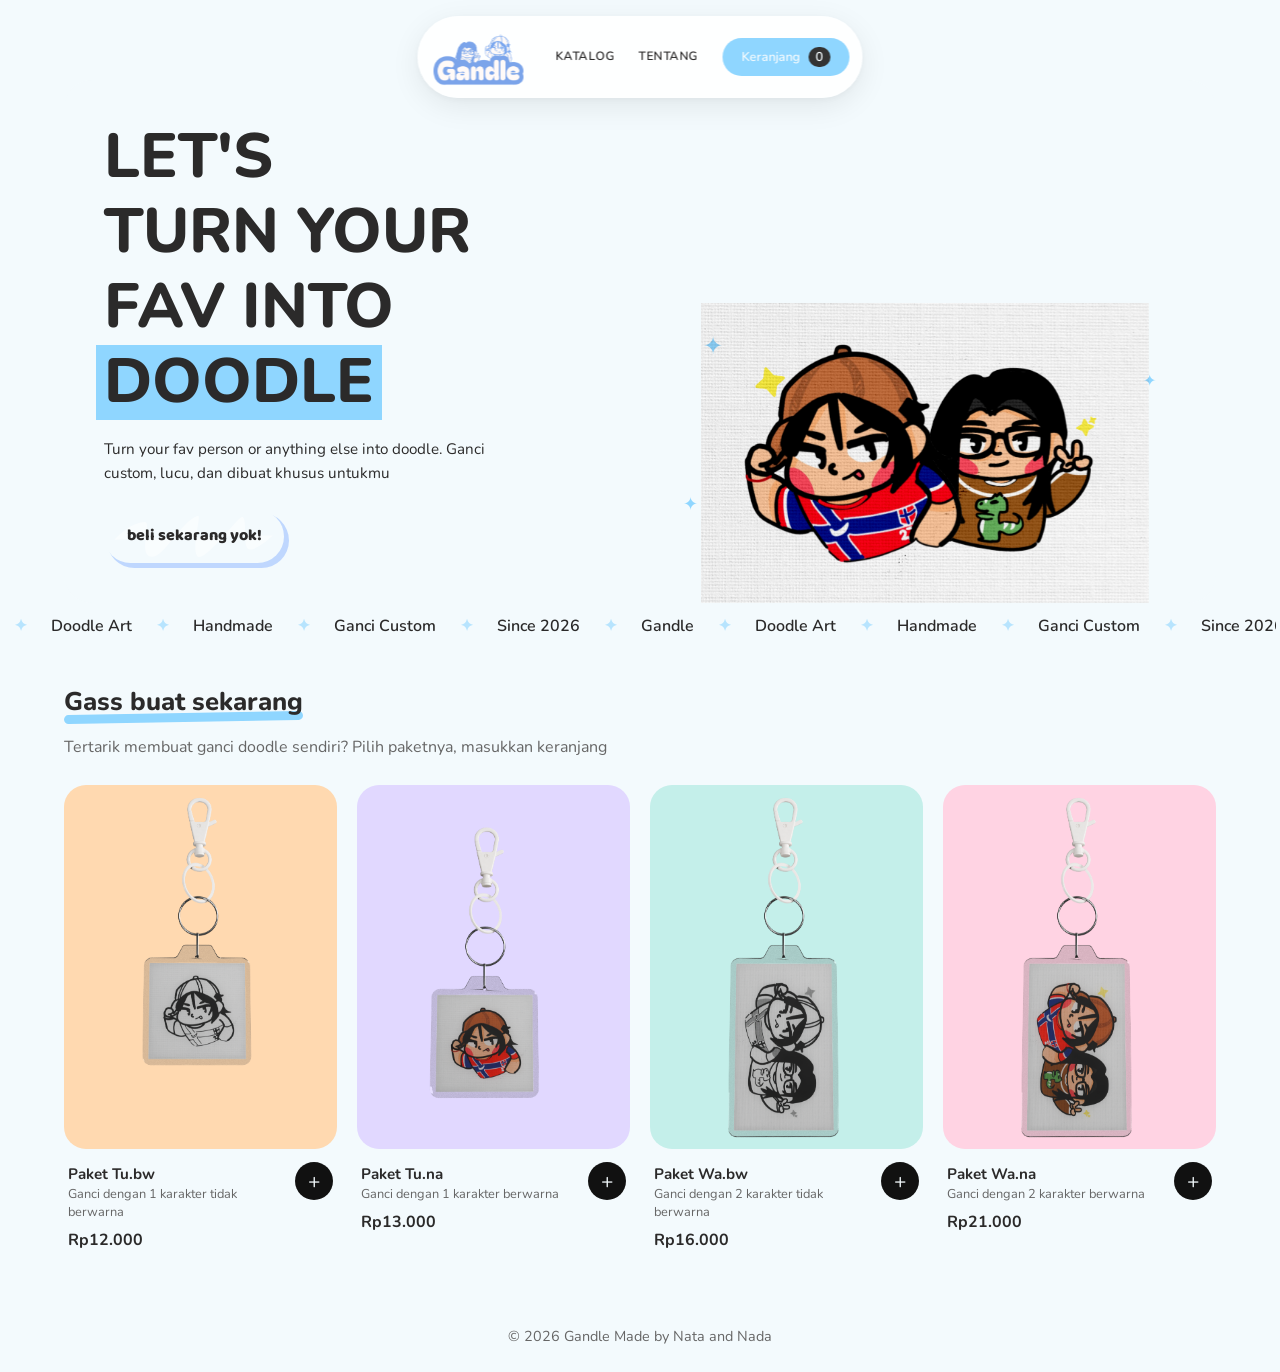
<file: index.html>
<!DOCTYPE html>
<html lang="id">

<head>
    <meta charset="UTF-8">
    <meta name="viewport" content="width=device-width, initial-scale=1.0">
    <meta name="description" content="Gandle - Turn your fav person or anything else into doodle">
    <meta name="author" content="Nada">
    <title>Gandle - Ganci Doodle Custom</title>
    <link rel="icon" href="images/sticker gandle.png" type="image/png">
    <link rel="preconnect" href="https://fonts.googleapis.com">
    <link rel="preconnect" href="https://fonts.gstatic.com" crossorigin>
    <link href="https://fonts.googleapis.com/css2?family=Nunito:wght@400;500;600;700;800;900&display=swap"
        rel="stylesheet">
    <link
        href="https://fonts.googleapis.com/css2?family=Baloo+2:wght@400;500;600;700;800&family=Poppins:wght@400;600;700;800&display=swap"
        rel="stylesheet">
    <link rel="stylesheet" href="style.css">
    <link rel="stylesheet" href="shop.css">
</head>

<body>
    <nav class="nav container" aria-label="Navigasi utama">
        <a class="logo" href="index.html">
            <img src="images/sticker gandle.png" alt="Gandle">
        </a>
        <div class="nav-links">
            <a href="#katalog">Katalog</a>
            <a href="about.html">Tentang</a>
            <button id="cart-btn" class="cart-btn" type="button">Keranjang <span id="cart-count">0</span></button>
        </div>
        <button class="menu-toggle" id="menu-toggle" type="button" aria-label="Buka menu" aria-expanded="false">
            <span></span>
            <span></span>
            <span></span>
        </button>
    </nav>

    <section class="hero container" aria-labelledby="hero-title">
        <div class="hero-text">
            <h1 id="hero-title"><span class="hl-w">LET'S</span><span>TURN YOUR</span>FAV INTO<span class="hl-y"> DOODLE
                </span></h1>
            <p>Turn your fav person or anything else into doodle. Ganci custom, lucu, dan dibuat khusus untukmu</p>
            <a class="button pill" href="#katalog">
                <svg class="button-cosm" xmlns="http://www.w3.org/2000/svg" viewBox="0 0 256 256"
                    aria-hidden="true"></svg>

                <svg class="highlight" viewBox="0 0 144.75738 77.18431" preserveAspectRatio="none" aria-hidden="true">
                    <path
                        d="M180.02826,169.45123c0,0 12.65228,-25.55115 24.2441,-25.66863c6.39271,-0.06479 -5.89143,46.12943 4.90937,50.63857c10.22345,4.2681 24.14292,-52.38336 37.86455,-59.80493c3.31715,-1.79413 -5.35094,45.88889 -0.78872,58.34589c5.19371,14.18125 33.36934,-58.38221 36.43049,-56.91633c4.67078,2.23667 -0.06338,44.42744 5.22574,47.53647c6.04041,3.55065 19.87185,-20.77286 19.87185,-20.77286"
                        transform="translate(-171.52826,-126.11624)" />
                </svg>

                <span>beli sekarang yok!</span>
            </a>
        </div>
        <div class="hero-art">
            <span class="star s1" aria-hidden="true">&#10022;</span>
            <span class="star s2" aria-hidden="true">&#10022;</span>
            <span class="star s3" aria-hidden="true">&#10022;</span>
            <img src="images/n2.png" width="1080" height="1080" alt="Ganci Gandle berisi doodle dua karakter berwarna">
        </div>
    </section>

    <div class="band">
        <div class="band-track" id="bandTrack">
            <span>Gandle</span>
            <span>Doodle Art</span>
            <span>Handmade</span>
            <span>Ganci Custom</span>
            <span>Since 2026</span>
        </div>
    </div>

    <main class="container">
        <section class="catalog-layout" id="katalog" aria-labelledby="judul-katalog">
            <div class="catalog-content">
                <div class="catalog-heading">
                    <h2 class="section-title" id="judul-katalog">Gass buat sekarang</h2>
                    <p>Tertarik membuat ganci doodle sendiri? Pilih paketnya, masukkan keranjang</p>
                </div>
                <div class="card catalog-cards" id="catalog" aria-live="polite"></div>
            </div>
        </section>
    </main>

    <footer>
        <p>&copy; 2026 Gandle Made by Nata and Nada</p>
    </footer>

    <div id="overlay" class="overlay" hidden></div>

    <aside id="cart" class="drawer" aria-label="Keranjang belanja" aria-hidden="true">
        <div class="drawer-head">
            <h2>Keranjang</h2>
            <button id="cart-close" class="icon-btn" type="button" aria-label="Tutup keranjang">&times;</button>
        </div>
        <div id="cart-items" class="drawer-body"></div>
        <div class="drawer-foot">
            <div class="total-row"><span>Total</span><strong id="cart-total">Rp0</strong></div>
            <button id="checkout-btn" class="btn" type="button">Checkout</button>
            <button id="clear-btn" class="btn-ghost" type="button">Kosongkan keranjang</button>
        </div>
    </aside>

    <dialog id="checkout" class="modal" aria-labelledby="co-title">
        <form id="co-form" novalidate>
            <div class="drawer-head">
                <h2 id="co-title">Checkout</h2>
                <button type="button" class="icon-btn" data-close aria-label="Tutup">&times;</button>
            </div>
            <div class="quick-profile" id="quick-profile">
                <div class="profile-copy">
                </div>
                <div class="profile-grid">
                    <label>Nama <input name="name" autocomplete="name" placeholder="Nama kamu" required></label>
                    <label>Nomor WhatsApp <input name="phone" type="tel" inputmode="tel" autocomplete="tel"
                            placeholder="08xxxxxxxxxx" required></label>
                </div>
                <button type="button" class="profile-edit" id="profile-clear" hidden>Ganti data diri</button>
            </div>
            <div id="co-summary" class="co-summary"></div>
            <label>Alamat pengiriman untuk Menentukan Lokasi COD <textarea name="address" rows="3"
                    autocomplete="street-address" placeholder="Alamat lengkap untuk pengiriman"
                    required></textarea></label>
            <div class="checkout-section order-custom-section">
                <div class="field-heading"><strong>Detail tiap pesanan</strong><span>Catatan & foto mengikuti tipe
                        ganci</span></div>
                <div id="co-items-detail" class="co-items-detail"></div>
            </div>
            <div class="checkout-section">
                <div class="field-heading"><strong>Metode pembayaran</strong><span>Pilih salah satu</span></div>
                <label>Metode pembayaran
                    <select name="payment" id="payment-method" required>
                        <option value="QRIS">QRIS</option>
                        <option value="Cash">Cash</option>
                    </select>
                </label>
                <div id="qris-proof-wrap" class="qris-proof">

                    <div class="payment-info">
                        <strong>Pembayaran QRIS</strong>
                        <span>Scan QRIS di bawah untuk melakukan pembayaran sesuai total pesanan.</span>
                    </div>

                    <div class="qris-code-box">
                        <img src="images/qris.jpeg" alt="QRIS Gandle" class="qris-code-image">
                    </div>

                    <div class="qris-instruction">
                        Setelah pembayaran berhasil, upload bukti pembayaran di bawah ini.
                    </div>

                    <label class="upload-box upload-box-small">
                        <input name="qrisProof" id="qris-proof" type="file" accept="image/*">
                        <span class="upload-icon">↥</span>
                        <span>
                            <strong>Upload bukti pembayaran</strong>
                            <small>Wajib untuk pembayaran QRIS dalam bentuk JPG, PNG, maksimal 5 MB</small>
                        </span>
                    </label>

                    <div id="qris-preview" class="single-preview" aria-live="polite"></div>

                </div>
            </div>

            <p id="co-error" class="form-error" role="alert"></p>
            <button id="co-submit" class="btn" type="submit">Pesan sekarang</button>
        </form>
        <div id="co-done" class="co-done" hidden></div>
    </dialog>

    <div id="toast" class="toast" role="status" aria-live="polite"></div>
    <script src="script.js" defer></script>
</body>

</html>
</file>
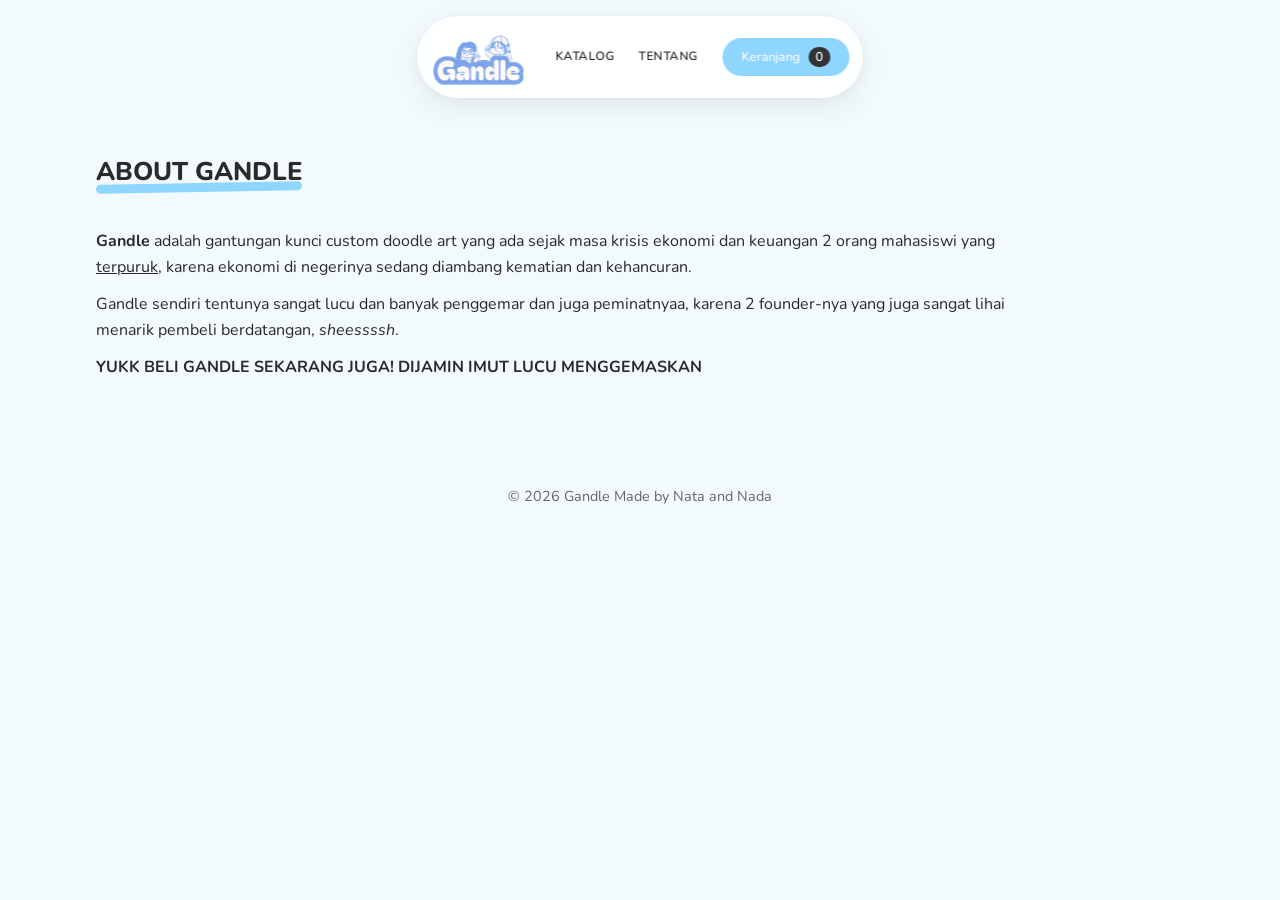
<file: about.html>
<!DOCTYPE html>
<html lang="id">
<head>
    <meta charset="UTF-8">
    <meta name="viewport" content="width=device-width, initial-scale=1.0">
    <meta name="description" content="Gandle - Turn your fav person or anything else into doodle">
    <meta name="author" content="Nada">
    <title>Gandle - Ganci Doodle Custom</title>
    <link rel="icon" href="images/sticker gandle.png" type="image/png">
    <link rel="preconnect" href="https://fonts.googleapis.com">
    <link rel="preconnect" href="https://fonts.gstatic.com" crossorigin>
     <link href="https://fonts.googleapis.com/css2?family=Nunito:wght@400;500;600;700;800;900&display=swap" rel="stylesheet">
    <link href="https://fonts.googleapis.com/css2?family=Baloo+2:wght@400;500;600;700;800&family=Poppins:wght@400;600;700;800&display=swap" rel="stylesheet">
    <link rel="stylesheet" href="style.css">
    <link rel="stylesheet" href="shop.css">
</head>

<body>
    <header class="site-header">
        <nav class="nav container" aria-label="Navigasi utama">
        <a class="logo" href="index.html">
            <img src="images/sticker gandle.png" alt="Gandle">
        </a>
        <div class="nav-links">
            <a href="index.html#katalog">Katalog</a>
            <a href="about.html">Tentang</a>
            <button id="cart-btn" class="cart-btn" type="button">Keranjang <span id="cart-count">0</span></button>
        </div>
        <button class="menu-toggle" id="menu-toggle" type="button" aria-label="Buka menu" aria-expanded="false">
            <span></span>
            <span></span>
            <span></span>
        </button>
    </nav>
    </header>

     <main class="container">
        <section class="tentang" id="tentang" aria-labelledby="judul-tentang">
            <div class="isi-content">
                <h1 class="section-title" id="judul-tentang">ABOUT GANDLE</h1>
                <p><b>Gandle</b> adalah gantungan kunci custom doodle art yang ada sejak masa krisis ekonomi dan keuangan 2 orang mahasiswi yang <u>terpuruk</u>, karena ekonomi di negerinya sedang diambang kematian dan kehancuran.</p>
                <p>Gandle sendiri tentunya sangat lucu dan banyak penggemar dan juga peminatnyaa, karena 2 founder-nya yang juga sangat lihai menarik pembeli berdatangan, <i>sheessssh</i>.</p>
                <p class="about-cta"><strong>YUKK BELI GANDLE SEKARANG JUGA! DIJAMIN IMUT LUCU MENGGEMASKAN</strong></p>
            </div>
        </section>
    </main>

     <footer>
        <p>&copy; 2026 Gandle Made by Nata and Nada</p>
    </footer>
     <script src="script.js" defer></script>
</body>
</html>
</file>
<file: style.css>
:root {
    --primary: #8fd6ff;
    --primary-dark: #111;
    --text: #2b2a2a;
    --muted: #666;
    --white: #f3fafd;
    --border: #e6e6e6;
    --grey: #f1f1f1;
    --shadow: 0 8px 22px rgba(0, 0, 0, 0.10);
}

* {
    margin: 0;
    padding: 0;
    box-sizing: border-box;
}

html {
    scroll-behavior: smooth;
    overflow-x: clip;
}

body {
    width: 100%;
    max-width: 100%;
    padding: 1rem 1rem 0;
    font-family: 'Nunito', Arial, sans-serif;
    line-height: 1.6;
    color: var(--text);
    background: var(--white);
    padding-top: 5rem;
}

.container {
    width: min(100%, 72rem);
    margin-inline: auto;
}

.nav {
    position: fixed;
    top: 1rem;
    left: 50%;
    transform: translateX(-50%);
    width: max-content;
    max-width: calc(100% - 2rem);
    display: flex;
    align-items: center;
    gap: 1.5rem;
    padding: .65rem .8rem .65rem 1rem;
    border-radius: 999px;
    background: rgba(255, 255, 255, .9);
    box-shadow: 0 8px 30px rgba(0, 0, 0, .08), 0 2px 8px rgba(0, 0, 0, .04);
    backdrop-filter: blur(14px);
    -webkit-backdrop-filter: blur(14px);
    z-index: 1000;
}

.logo {
    display: flex;
    align-items: center;
    flex-shrink: 0;
    margin-right: .5rem;
}

.logo img {
    width: 90px;
    height: auto;
    display: block;
}

.nav-links {
    display: flex;
    align-items: center;
    gap: 1.5rem;
}

.nav-links a {
    position: relative;
    font-size: .75rem;
    font-weight: 600;
    letter-spacing: .04em;
    text-transform: uppercase;
    color: var(--text);
    text-decoration: none;
    white-space: nowrap;
}

.nav-links a::after {
    content: "";
    position: absolute;
    left: 0;
    bottom: -5px;
    width: 100%;
    height: 2px;
    background: var(--primary);
    border-radius: 50%;
    transform: scaleX(0);
    transform-origin: left;
    transition: transform 0.2s ease-out;
}

.nav-links a:hover::after {
    transform: scaleX(1);
    text-decoration: underline;
    text-decoration-color: var(--primary);
    text-decoration-thickness: 2px;
    text-underline-offset: 5px;

}

.cart-btn {
    border-radius: 999px;
    white-space: nowrap;
}

.menu-toggle {
    display: none;
}

.hero {
    display: grid;
    grid-template-columns: 1.1fr 1fr;
    align-items: center;
    gap: 1rem;
    padding: 2.5rem 2.5rem 0;
    background: var(--white);
    border-radius: 28px;
    overflow: hidden;
}

.hero-text {
    padding-bottom: 2.5rem;
}

.hero h1 {
    margin-bottom: 1.1rem;
    font-size: clamp(2.1rem, 6vw, 3.9rem);
    font-weight: 800;
    line-height: 1.2;
}

.hero h1 span {
    display: table;
    margin-left: -.5rem;
    padding: 0 .5rem;
}

.hl-w {
    background: var(--white);
}

.hl-y {
    background: var(--primary);
}

.hero p {
    max-width: 26rem;
    margin-bottom: 1.5rem;
    font-size: .95rem;
}

.pill.button {
    position: relative;
    display: inline-flex;
    align-items: center;
    justify-content: center;
    min-width: 180px;
    padding: .85rem 1.25rem;
    border: 0;
    border-radius: 2rem;
    background: transparent;
    color: var(--text);
    font-family: "baloo 2", monospace;
    font-size: 1rem;
    font-weight: 800;
    text-decoration: none;
    cursor: pointer;
    user-select: none;
    box-shadow: #8ab5ff7f 4px 4px 0 1px;
    filter: url(#handDrawnNoise);
    transition: .3s ease-in-out;
    animation: gandleIdle 1s infinite ease-in-out;
}

.pill.button span {
    position: relative;
    z-index: 2;
}

.pill.button:hover {
    color: var(--text);

    text-decoration: none;

    transform: rotate(-2.5deg);

    animation: gandleHover 2.5s infinite ease-in-out;
}

.pill.button .button-cosm {
    position: absolute;
    width: 52px;
    height: 52px;
    left: -18px;
    bottom: -16px;
    fill: #33333366;
    z-index: 1;
    transition: .3s ease-out;
    transform: rotate(0deg);
}

.pill.button:hover .button-cosm {
    transform: rotate(-15deg);
}

.pill.button .highlight {
    position: absolute;
    inset: 0;
    width: 100%;
    height: 100%;
    fill: rgba(255, 255, 255, 0.5);
    stroke: var(--primary);
    stroke-width: 10;
    stroke-linecap: round;
    pointer-events: none;
    stroke-dasharray: 1000;
    stroke-dashoffset: 1000;
    transition: stroke-dashoffset .5s ease-in-out;
    z-index: 0;
}

.pill.button:hover .highlight {
    stroke-dashoffset: 0;
}

@keyframes gandleIdle {
    0% {
        filter: url(#handDrawnNoise);
    }

    50% {
        transform: rotate(2.5deg);
        filter: url(#handDrawnNoise2);
    }

    100% {
        filter: url(#handDrawnNoise);
    }
}

@keyframes gandleHover {
    0% {
        transform: rotate(0deg) translateY(0);
        filter: url(#handDrawnNoise);
    }

    25% {
        transform: rotate(-1deg) translateY(-2px);
        filter: url(#handDrawnNoise2);
    }

    50% {
        transform: rotate(0deg) translateY(2px);
        filter: url(#handDrawnNoise);
    }

    75% {
        transform: rotate(-1deg) translateY(-2px);
        filter: url(#handDrawnNoise2);
    }

    100% {
        transform: rotate(0deg) translateY(0);
        filter: url(#handDrawnNoise);
    }
}

.hero-art {
    position: relative;
    align-self: end;
    perspective: 800px;
}

.hero-art img {
    position: relative;
    display: block;
    width: min(100%, 28rem);
    height: auto;
    transform: translate(0, 0) rotate(0deg);
    transition: transform 0.32s cubic-bezier(0.18, 0.8, 0.3, 1);
    will-change: transform;
    margin-inline: auto;
    mix-blend-mode: multiply;
}

.star {
    position: absolute;
    color: var(--primary);
    font-size: 1.5rem;
}

.s1 {
    top: 8%;
    left: 6%;
}

.s2 {
    top: 22%;
    right: 4%;
    font-size: 1rem;
}

.s3 {
    bottom: 28%;
    left: 2%;
    font-size: 1.1rem;
}

.band {
    width: 100%;
    overflow: hidden;
    white-space: nowrap;
    margin-inline: -.75rem;
    width: calc(100% + 1.5rem);
    padding: .7rem 0;
}

.band-track {
    display: flex;
    width: max-content;
    will-change: transform;
}

.band-track span {
    flex: 0 0 auto;

    display: inline-flex;
    align-items: center;

    font-size: 1rem;
    font-weight: 600;
}

.band-track span::after {
    content: "✦";
    margin: 0 1.5rem;
    opacity: .6;
    color: var(--primary);
}

.section-title {
    position: relative;
    z-index: 0;
    display: inline-block;
    margin-bottom: 1.5rem;
    font-size: 1.6rem;
    font-weight: 800;
}

.section-title::after {
    content: "";
    position: absolute;
    left: 0;
    right: 0;
    bottom: .1rem;
    z-index: -1;
    height: .55rem;
    border-radius: 99px;
    background: var(--primary);
    transform: rotate(-1deg);
}

.tentang {
    margin: 2.5rem 0;
    padding: 2rem;
    background: var(--white);
    border-radius: 28px;
}

.tentang p {
    margin-top: .75rem;
    max-width: 60rem;
}

.tentang p:last-child {
    font-weight: 700;
}

.catalog-layout {
    margin-top: 2rem;
}

.catalog-content {
    min-width: 0;
}

.catalog-heading p {
    margin: -.75rem 0 1.5rem;
    color: var(--muted);
}

.catalog-cards {
    display: grid;
    grid-template-columns: repeat(4, minmax(0, 1fr));
    gap: 1.25rem;
}

.thumb {
    aspect-ratio: 3 / 4;
    border-radius: 22px;
    overflow: hidden;
}

.thumb img {
    display: block;
    width: 100%;
    height: 100%;
    object-fit: cover;
    mix-blend-mode: none;
    transition: transform .3s ease;
}

.catalog-card:hover .thumb img {
    transform: scale(1.05);
}

.tone-0 {
    background: #ffd9b0;
}

.tone-1 {
    background: #e1d8ff;
}

.tone-2 {
    background: #c4efea;
}

.tone-3 {
    background: #ffd3e3;
}

.card-foot {
    display: flex;
    justify-content: space-between;
    align-items: flex-start;
    gap: .75rem;
    padding: .8rem .25rem 0;
}

.card-foot h3 {
    font-size: .95rem;
    font-weight: 700;
}

.deskripsi {
    font-size: .8rem;
    line-height: 1.4;
    color: var(--muted);
}

.price {
    margin-top: .35rem;
    font-weight: 700;
}

.add {
    flex: none;
    width: 2.4rem;
    height: 2.4rem;
    border: 0;
    border-radius: 50%;
    background: var(--primary-dark);
    color: var(--white);
    font-size: 1.3rem;
    line-height: 1;
    transition: transform .2s, background-color .2s, color .2s;
}

.add:hover {
    background: var(--primary);
    color: var(--text);
    transform: scale(1.1);
}

.table {
    margin: 3rem 0 2rem;
    padding: 1.5rem;
    border: 1px solid var(--border);
    border-radius: 22px;
    overflow-x: auto;
}

.table table {
    width: 100%;
    border-collapse: collapse;
}

.table th, td {
    padding: .8rem 1rem;
    text-align: left;
    border-bottom: 1px solid var(--border);
}

.table th {
    background: var(--primary);
    font-weight: 700;
}

.table tbody tr:hover {
    background: var(--grey);
}

footer {
    margin-top: 3rem;
    padding: 1.5rem;
    text-align: center;
    font-size: .9rem;
    color: var(--muted);
}

@media (max-width: 1000px) {
    .catalog-cards {
        grid-template-columns: repeat(2, minmax(0, 1fr));
    }
}

@media (max-width: 800px) {
    .hero {
        grid-template-columns: 1fr;
        padding: 1.75rem 1.5rem 0;
    }

    .hero-text {
        padding-bottom: 0;
    }
}

@media (max-width: 600px) {

    body {
        padding: .75rem .75rem 0;
        overflow-x: hidden;
    }

    .nav {
        position: fixed;
        top: .65rem;
        left: .75rem;
        right: .75rem;
        transform: none;
        width: auto;
        max-width: none;
        padding: .45rem .55rem .45rem .75rem;
        display: flex;
        align-items: center;
        justify-content: space-between;
        gap: 0;
        border-radius: 18px;
    }

    .logo {
        margin: 0;
        flex-shrink: 0;
    }

    .logo img {
        width: 70px;
        height: auto;
    }

    .nav-links {
        display: none;
    }

    .menu-toggle {
        width: 38px;
        height: 38px;
        padding: 0;
        display: flex;
        flex-direction: column;
        align-items: center;
        justify-content: center;
        gap: 4px;
        border: 0;
        border-radius: 12px;
        background: transparent;
        cursor: pointer;
    }

    .menu-toggle span {
        width: 18px;
        height: 2px;
        border-radius: 999px;
        background: var(--text);
        transition: transform .25s ease, opacity .2s ease;
    }

    .nav.menu-open .menu-toggle span:nth-child(1) {
        transform: translateY(6px) rotate(45deg);
    }

    .nav.menu-open .menu-toggle span:nth-child(2) {
        opacity: 0;
    }

    .nav.menu-open .menu-toggle span:nth-child(3) {
        transform: translateY(-6px) rotate(-45deg);
    }

    .nav.menu-open .nav-links {
        position: absolute;
        top: calc(100% + .6rem);
        left: 0;
        right: 0;
        display: flex;
        flex-direction: column;
        align-items: stretch;
        gap: .25rem;
        padding: .55rem;
        border-radius: 18px;
        background: rgba(255, 255, 255, .95);
        box-shadow: 0 12px 30px rgba(0, 0, 0, .08), 0 3px 10px rgba(0, 0, 0, .04);
        backdrop-filter: blur(14px);
        -webkit-backdrop-filter: blur(14px);
    }

    .nav.menu-open .nav-links a,
    .nav.menu-open .cart-btn {
        width: 100%;
        padding: .75rem 1rem;
        border-radius: 12px;
        font-size: .75rem;
        text-align: left;
    }

    .nav.menu-open .nav-links a:hover {
        background: rgba(0, 0, 0, .04);
        text-decoration: none;
    }

    .band {
        overflow: hidden;
        white-space: nowrap;
    }

    .band-track {
        width: max-content;
    }

    .band-track span {
        flex-shrink: 0;
        font-size: .85rem;
        white-space: nowrap;
    }

    .band-track span::after {
        margin-inline: .8rem;
    }

    .tentang {
        padding: 1.25rem;
    }

    .catalog-cards {
        gap: .75rem;
    }

    .thumb {
        border-radius: 16px;
    }

    .card-foot {
        flex-direction: row;
        align-items: center;
        justify-content: space-between;
        gap: .4rem;
        padding: .6rem .15rem 0;
    }

    .card-foot>div {
        min-width: 0;
        flex: 1;
    }

    .card-foot h3 {
        font-size: .78rem;
        line-height: 1.35;
    }

    .deskripsi {
        font-size: .65rem;
        line-height: 1.4;
    }

    .card-foot .price {
        margin-top: .25rem;
        margin-bottom: 0;
        font-size: .75rem;
    }

    .card-foot .add {
        flex-shrink: 0;
        align-self: center;
        width: 2rem;
        height: 2rem;
        font-size: 1.1rem;
    }

    .table {
        padding: 1rem;
        overflow-x: auto;
    }

    .table table {
        min-width: 500px;
    }

    .table th,
    .table td {
        padding: .6rem;
        font-size: .8rem;
    }
}
</file>
<file: shop.css>
button {
    font: inherit;
    cursor: pointer
}

:focus-visible {
    outline: 3px solid var(--primary-dark);
    outline-offset: 2px
}

.nav {
    flex-wrap: wrap
}

.cart-btn {
    padding: .55rem 1.2rem;
    border: 0;
    border-radius: 99px;
    background: var(--primary);
    color: var(--white);
    font-size: .8rem;
    font-weight: 600;
    transition: background-color .3s, color .3s
}

.cart-btn:hover {
    background: #333
}

.cart-btn span {
    display: inline-block;
    min-width: 1.4rem;
    padding: 0 .4rem;
    margin-left: .3rem;
    border-radius: 99px;
    background: #333;
    color: var(--white);
    font-size: .8rem;
    text-align: center
}

.cart-btn:hover span{
    background-color: var(--primary);
}

.card-content .price {
    margin-top: auto;
    margin-bottom: .8rem;
    font-weight: bold;
    color: var(--text)
}

.btn {
    display: block;
    width: 100%;
    padding: .7rem 1rem;
    border: 0;
    border-radius: 12px;
    background: var(--primary-dark);
    color: var(--white);
    font-weight: bold;
    transition: background-color .3s, transform .3s
}

.btn:hover {
    background: var(--primary);
    color: var(--text);
    transform: translateY(-2px)
}

.btn:disabled {
    opacity: .6;
    cursor: wait;
    transform: none
}

.btn-ghost {
    display: block;
    width: 100%;
    margin-top: .5rem;
    padding: .5rem;
    border: 0;
    background: none;
    color: var(--muted);
    text-decoration: underline
}

.icon-btn {
    width: 2.2rem;
    height: 2.2rem;
    border: 0;
    border-radius: 50%;
    background: #f1f1f1;
    color: var(--primary-dark);
    font-size: 1.4rem;
    line-height: 1
}

.overlay {
    position: fixed;
    inset: 0;
    z-index: 40;
    background: rgba(0, 0, 0, .4)
}

.drawer {
    position: fixed;
    top: 0;
    right: 0;
    z-index: 50;
    display: flex;
    flex-direction: column;
    width: min(100%, 26rem);
    height: 100%;
    background: var(--white);
    box-shadow: var(--shadow);
    transform: translateX(100%);
    visibility: hidden;
    transition: transform .3s ease, visibility .3s
}

.drawer.open {
    transform: none;
    visibility: visible
}

.drawer-head {
    display: flex;
    justify-content: space-between;
    align-items: center;
    padding: 1rem 1.25rem;
    border-bottom: 1px solid var(--border)
}

.drawer-head h2 {
    color: var(--primary-dark)
}

.drawer-body {
    flex: 1;
    overflow-y: auto;
    padding: 1rem 1.25rem
}

.drawer-foot {
    padding: 1rem 1.25rem;
    border-top: 1px solid var(--border)
}

.total-row {
    display: flex;
    justify-content: space-between;
    margin-bottom: .8rem;
    font-size: 1.1rem
}

.empty {
    padding: 2rem 0;
    text-align: center;
    color: var(--muted)
}

.item {
    display: grid;
    grid-template-columns: 4rem 1fr;
    gap: .8rem;
    padding: .8rem 0;
    border-bottom: 1px solid var(--border)
}

.item img {
    width: 4rem;
    height: 4rem;
    object-fit: cover;
    border-radius: 10px
}

.item h3 {
    font-size: 1rem
}

.item small {
    color: var(--muted)
}

.item-row {
    display: flex;
    justify-content: space-between;
    align-items: center;
    margin-top: .4rem
}

.qty {
    display: inline-flex;
    align-items: center;
    border: 1px solid var(--primary);
    border-radius: 10px;
    overflow: hidden
}

.qty button {
    width: 2rem;
    height: 2rem;
    border: 0;
    background: #f1f1f1;
    color: var(--primary-dark);
    font-weight: bold
}

.qty span {
    min-width: 2rem;
    text-align: center
}

.item .rm {
    border: 0;
    background: none;
    color: #c0392b;
    font-size: .85rem;
    text-decoration: underline
}

.item textarea {
    grid-column: 1/-1;
    width: 100%;
    padding: .5rem;
    border: 1px solid var(--border);
    border-radius: 8px;
    font: inherit;
    font-size: .85rem;
    resize: vertical
}

.modal {
    width: min(100% - 1.5rem, 30rem);
    max-height: 92vh;
    margin: auto;
    padding: 0;
    border: 0;
    border-radius: 16px;
    box-shadow: var(--shadow);
    overflow-y: auto
}

.modal::backdrop {
    background: rgba(0, 0, 0, .45)
}

.modal form,
.co-done {
    padding-bottom: 1.25rem
}

.modal label {
    display: block;
    padding: .6rem 1.25rem 0;
    font-size: .9rem;
    color: var(--muted)
}

.modal input,
.modal select,
.modal textarea {
    display: block;
    width: 100%;
    margin-top: .25rem;
    padding: .6rem;
    border: 1px solid var(--border);
    border-radius: 10px;
    font: inherit;
    color: var(--text)
}

.modal input.bad,
.modal textarea.bad {
    border-color: #c0392b
}

.modal .btn {
    width: calc(100% - 2.5rem);
    margin: 1rem 1.25rem 0
}

.co-summary {
    padding: .8rem 1.25rem;
    background: #f7f7f7;
    font-size: .9rem
}

.co-summary div {
    display: flex;
    justify-content: space-between;
    gap: 1rem
}

.co-summary .sum-total {
    margin-top: .4rem;
    padding-top: .4rem;
    border-top: 1px solid var(--border);
    font-weight: bold
}

.form-error {
    padding: .5rem 1.25rem 0;
    color: #c0392b;
    font-size: .9rem;
    min-height: 1.4rem
}

.co-done {
    padding: 2rem 1.25rem 1rem;
    text-align: center
}

.co-done h2 {
    color: var(--primary-dark);
    margin-bottom: .5rem
}

.co-done a {
    display: block;
    margin: 1rem 0 .5rem;
    padding: .7rem;
    border-radius: 12px;
    background: #25d366;
    color: var(--white);
    font-weight: bold;
    text-decoration: none
}

.toast {
    position: fixed;
    left: 50%;
    bottom: 1.5rem;
    z-index: 60;
    padding: .7rem 1.2rem;
    border-radius: 99px;
    background: var(--text);
    color: var(--white);
    font-size: .9rem;
    opacity: 0;
    pointer-events: none;
    transform: translate(-50%, 1rem);
    transition: opacity .3s, transform .3s
}

.toast.show {
    opacity: 1;
    transform: translate(-50%, 0)
}

@media (prefers-reduced-motion:reduce) {
    * {
        transition: none !important;
        scroll-behavior: auto !important
    }
}

/* CHECKOUT UPLOAD & PAYMENT */
.checkout-section {
    margin-top: 1rem;
    padding: .85rem 1.25rem;
    border: 1px solid var(--border);
    border-radius: 14px;
    background: #fff
}

.field-heading {
    display: flex;
    justify-content: space-between;
    align-items: baseline;
    gap: 1rem;
    margin-bottom: .65rem
}

.field-heading strong {
    color: var(--primary-dark)
}

.field-heading span {
    font-size: .75rem;
    color: var(--muted)
}

.upload-box {
    display: flex !important;
    align-items: center;
    gap: .75rem;
    margin: 0 !important;
    padding: .8rem !important;
    border: 1.5px dashed #bbb;
    border-radius: 12px;
    background: #fafafa;
    color: var(--text) !important;
    cursor: pointer
}

.upload-box:hover {
    border-color: var(--primary-dark);
    background: #fffef0
}

.upload-box input[type=file] {
    position: absolute;
    width: 1px;
    height: 1px;
    opacity: 0;
    overflow: hidden;
    pointer-events: none
}

.upload-icon {
    display: grid;
    place-items: center;
    flex: none;
    width: 2.5rem;
    height: 2.5rem;
    border-radius: 10px;
    background: var(--primary);
    font-size: 1.4rem;
    font-weight: 700;
    color: var(--text)
}

.upload-box strong,
.upload-box small {
    display: block
}

.upload-box small {
    margin-top: .15rem;
    color: var(--muted);
    font-size: .7rem
}

.link-field {
    padding: 0 !important;
    margin-top: .6rem
}

.photo-preview {
    display: grid;
    grid-template-columns: repeat(5, minmax(0, 1fr));
    gap: .45rem;
    margin-top: .65rem
}

.preview-item {
    position: relative;
    min-width: 0
}

.preview-item img {
    display: block;
    width: 100%;
    aspect-ratio: 1;
    object-fit: cover;
    border-radius: 9px;
    border: 1px solid var(--border)
}

.preview-item>span {
    display: block;
    overflow: hidden;
    margin-top: .2rem;
    font-size: .6rem;
    color: var(--muted);
    text-overflow: ellipsis;
    white-space: nowrap
}

.preview-remove {
    position: absolute;
    top: .2rem;
    right: .2rem;
    width: 1.35rem;
    height: 1.35rem;
    border: 0;
    border-radius: 50%;
    background: rgba(17, 17, 17, .8);
    color: #fff;
    font-size: .9rem;
    line-height: 1;
    cursor: pointer
}

.single-preview {
    margin-top: .6rem;
    max-width: 7rem
}

.single-preview .preview-item>span {
    display: none
}

.qris-proof {
    margin-top: .75rem
}

.payment-info {
    display: flex;
    flex-direction: column;
    gap: .15rem;
    margin-bottom: .65rem;
    padding: .65rem .75rem;
    border-radius: 10px;
    background: #fffbe1;
    font-size: .8rem
}

.payment-info span {
    color: var(--muted);
    font-size: .72rem
}

.upload-box-small {
    padding: .65rem !important
}

.modal .checkout-section label {
    padding: 0
}

@media (max-width:600px) {
    .photo-preview {
        grid-template-columns: repeat(3, minmax(0, 1fr))
    }

    .field-heading {
        align-items: flex-start;
        flex-direction: column;
        gap: .1rem
    }
}

.order-custom-section {
    margin-top: 1rem
}

.co-items-detail {
    display: grid;
    gap: .8rem
}

.co-item-detail {
    padding: .85rem;
    border: 1px solid var(--border);
    border-radius: 12px;
    background: #fafafa
}

.co-item-head {
    display: flex;
    justify-content: space-between;
    gap: 1rem;
    margin-bottom: .45rem
}

.co-item-head>div {
    display: flex;
    flex-direction: column;
    gap: .1rem
}

.co-item-head span {
    font-size: .72rem;
    color: var(--muted)
}

.co-item-detail label {
    padding: 0 !important;
    margin-top: .55rem
}

.co-item-detail .item-upload-box {
    margin-top: .55rem !important
}

.co-item-detail .link-field {
    margin-top: .5rem !important
}

.item-photo-preview {
    grid-template-columns: repeat(5, minmax(0, 1fr));
    margin-top: .55rem
}

@media (max-width:600px) {
    .co-item-head {
        align-items: flex-start
    }

    .item-photo-preview {
        grid-template-columns: repeat(3, minmax(0, 1fr))
    }
}

.modal {
    width: min(100% - 2rem, 48rem);
    max-height: min(92vh, 56rem);
    border-radius: 24px;
}

.modal form {
    padding: 0 1.75rem 1.75rem;
}

.modal .drawer-head {
    margin: 0 -1.75rem 1.5rem;
    padding: 1.2rem 1.75rem;
    background: var(--white);
    position: sticky;
    top: 0;
    z-index: 2;
}

.modal .drawer-head h2 {
    font-size: 1.35rem;
    letter-spacing: -.02em;
}

.quick-profile {
    margin: 0 0 1.5rem;
    padding: 1.35rem;
    border: 1px solid var(--border);
    border-radius: 18px;
    background: #fafafa;
}

.profile-copy {
    margin-bottom: 1rem;
}

.profile-badge {
    display: inline-block;
    margin-bottom: .45rem;
    padding: .25rem .55rem;
    border-radius: 99px;
    background: var(--primary);
    color: var(--text);
    font-size: .65rem;
    font-weight: 800;
    letter-spacing: .05em;
}

.profile-copy h3 {
    margin-bottom: .3rem;
    font-size: 1rem;
    color: var(--text);
}

.profile-copy p {
    color: var(--muted);
    font-size: .78rem;
    line-height: 1.6;
}

.profile-grid {
    display: grid;
    grid-template-columns: repeat(2, minmax(0, 1fr));
    gap: 1rem;
}

.modal .profile-grid label,
.modal .quick-profile label {
    padding: 0;
    color: var(--text);
    font-weight: 600;
}

.profile-edit {
    margin-top: .7rem;
    border: 0;
    background: none;
    color: var(--muted);
    text-decoration: underline;
    font-size: .75rem;
}

.co-summary {
    margin: 0 0 1.5rem;
    padding: 1rem 1.15rem;
    border: 1px solid var(--border);
    border-radius: 16px;
    background: #f8f8f8;
}

.co-summary div {
    padding: .2rem 0;
}

.modal>form>label {
    margin-bottom: 1.5rem;
    padding: 1rem 1.15rem;
    border: 1px solid var(--border);
    border-radius: 16px;
    color: var(--text);
    background: var(--white);
    font-weight: 600;
}

.modal>form>label textarea {
    min-height: 6rem;
}

.checkout-section {
    margin: 0 0 1.5rem;
    padding: 1.25rem;
    border-radius: 18px;
    background: #fff;
}

.order-custom-section {
    margin-top: 0;
}

.field-heading {
    margin-bottom: 1rem;
    padding-bottom: .8rem;
    border-bottom: 1px solid var(--border);
}

.field-heading strong {
    font-size: .95rem;
}

.field-heading span {
    font-size: .72rem;
}

.co-items-detail {
    gap: 1rem;
}

.co-item-detail {
    padding: 1.15rem;
    border-radius: 16px;
    background: #fafafa;
}

.co-item-head {
    margin-bottom: .9rem;
    padding-bottom: .8rem;
    border-bottom: 1px solid var(--border);
}

.co-item-head strong {
    font-size: .9rem;
}

.co-item-head span {
    font-size: .72rem;
}

.co-item-detail label {
    margin-top: .9rem !important;
    font-weight: 600;
    color: var(--text);
}

.co-item-detail textarea {
    min-height: 5rem;
    resize: vertical;
}

.item-upload-box {
    margin-top: .75rem !important;
}

.link-field {
    margin-top: .8rem !important;
}

.upload-box {
    min-height: 4.5rem;
    padding: .9rem 1rem !important;
}

.payment-info {
    margin-bottom: .9rem;
    padding: .85rem 1rem;
    border-radius: 12px;
}

.qris-proof {
    margin-top: .9rem;
}

.qris-code-box {
    display: flex;
    justify-content: center;
    align-items: center;
    padding: 16px;
    margin: 12px 0;
    border-radius: 16px;
    background: #fff;
}

.qris-code-image {
    display: block;
    width: min(280px, 100%);
    height: auto;
    aspect-ratio: 1 / 1;
    object-fit: contain;
    border-radius: 10px;
}

.qris-instruction {
    margin: 8px 0 14px;
    font-size: 13px;
    line-height: 1.5;
    text-align: center;
}

.modal .btn {
    width: 100%;
    margin: 1.25rem 0 0;
    min-height: 3.1rem;
    border-radius: 14px;
}

.form-error {
    padding: .25rem 0 0;
    min-height: 1.5rem;
}

.checkout-note {
    margin-top: .9rem;
    text-align: center;
    color: var(--muted);
    font-size: .7rem;
    line-height: 1.5;
}

.co-done {
    padding: 2.5rem 1.75rem 1.75rem;
}

@media (max-width: 700px) {
    .modal {
        width: calc(100% - 1rem);
        max-height: 94vh;
        border-radius: 20px;
    }

    .modal form {
        padding: 0 1rem 1.25rem;
    }

    .modal .drawer-head {
        margin: 0 -1rem 1.1rem;
        padding: 1rem;
    }

    .quick-profile,
    .co-summary,
    .checkout-section,
    .modal>form>label {
        margin-bottom: 1.1rem;
    }

    .quick-profile {
        padding: 1rem;
    }

    .profile-grid {
        grid-template-columns: 1fr;
        gap: .8rem;
    }

    .checkout-section {
        padding: 1rem;
    }

    .co-item-detail {
        padding: 1rem;
    }

    .co-item-head {
        gap: .75rem;
    }

    .photo-preview {
        grid-template-columns: repeat(3, minmax(0, 1fr));
    }
}

@media (max-width: 420px) {
    .modal {
        width: calc(100% - .5rem);
    }

    .modal form {
        padding-inline: .8rem;
    }

    .modal .drawer-head {
        margin-inline: -.8rem;
        padding-inline: .8rem;
    }

    .quick-profile,
    .checkout-section,
    .modal>form>label,
    .co-summary {
        border-radius: 14px;
    }

    .co-item-detail {
        border-radius: 13px;
    }
}
</file>
